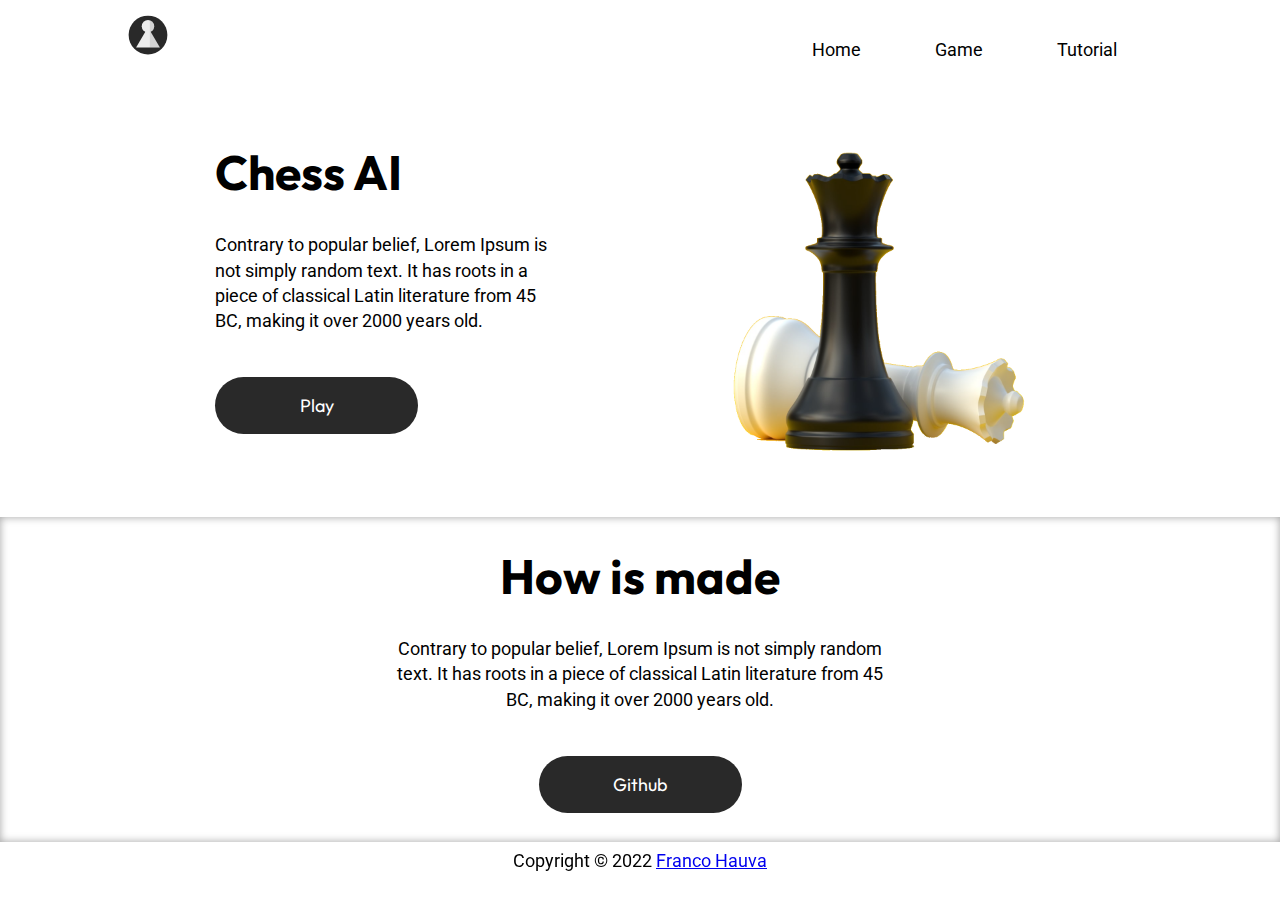
<file: index.html>
<!DOCTYPE html>
<html>
    <head>
        <meta charset="utf-8">
        <meta name="viewport" content="width=device-width, initial-scale=1, shrink-to-fit=no">
        <link href="./css/styles.css" rel="stylesheet" />
        <link rel="shortcut icon" type="image/jpg" href="./img/logo.svg"/>

        <title>Chess Neural Network</title>
        
        <script src="./code/index.js"></script>

    </head>

    <body>
        <header>
            <img class="logo" src="./img/logo-dark.svg">
            <nav>
                <ul class="navlinks">
                    <li><a href="index.html">Home</a></li>
                    <li><a href="Game.html">Game</a></li>
                    <li><a href="Tutorial.html">Tutorial</a></li>
                </ul>
            </nav>
        </header>

        <div class="page-margin">
            <div class="hero">
                <div>
                    <h2>Chess AI</h2>  
                    <p>Contrary to popular belief, Lorem Ipsum is not simply random text. It has roots in a piece of classical Latin literature from 45 BC, making it over 2000 years old.</p> 
                    <button onclick="location.href='Game.html'" type="button">Play</button>
                </div>
                <img class="hero-img" src="./img/heroimg.png">
            </div>

            <div class="info shadow">
                <div>
                    <h2>How is made</h2>  
                    <p>Contrary to popular belief, Lorem Ipsum is not simply random text. It has roots in a piece of classical Latin literature from 45 BC, making it over 2000 years old.</p> 
                    <button onclick="location.href='https://github.com/frankbydefault'" type="button">Github</button>
                </div>
            </div>
        </div>
        <footer>
            <p class="text-align-center mt-5"> Copyright &copy 2022 
                <a href="https://github.com/frankbydefault/ChessGame">Franco Hauva</a> 
            </p>
        </footer>
    </body>
</html>
</file>
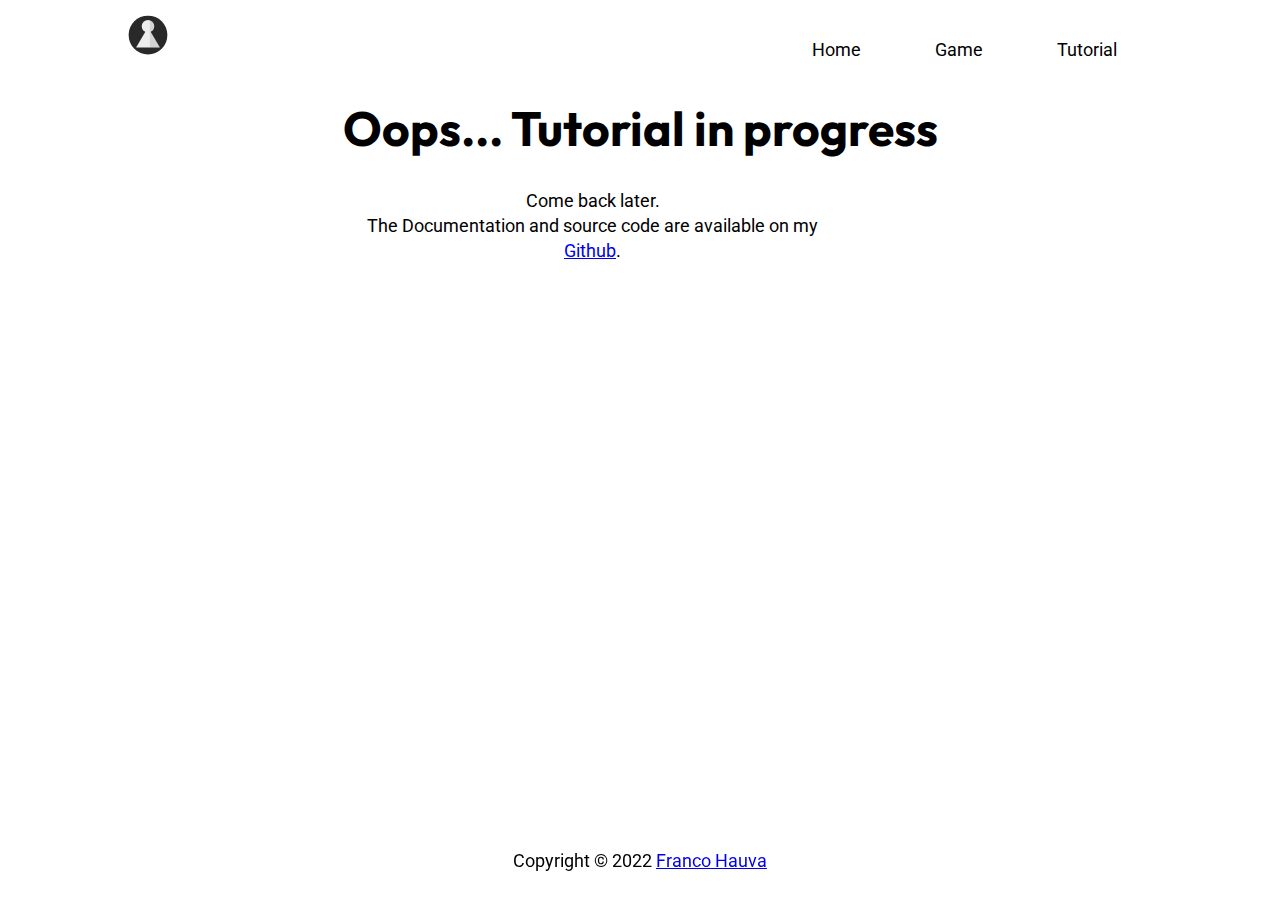
<file: Tutorial.html>
<!DOCTYPE html>
<html>
    <head>
        <meta charset="utf-8">
        <meta name="viewport" content="width=device-width, initial-scale=1, shrink-to-fit=no">
        <link href="./css/styles.css" rel="stylesheet" />
        <link rel="shortcut icon" type="image/jpg" href="./img/logo.svg"/>

        <title>Chess Neural Network</title>
        
        <script src="./code/index.js"></script>

    </head>

    <body>
        <header>
            <img class="logo" src="./img/logo-dark.svg">
            <nav>
                <ul class="navlinks">
                    <li><a href="index.html">Home</a></li>
                    <li><a href="Game.html">Game</a></li>
                    <li><a href="Tutorial.html">Tutorial</a></li>
                </ul>
            </nav>
        </header>

        <div class="page-margin">
            <div class="info">
                <div>
                    <h2>Oops... Tutorial in progress</h2>  
                    <p>Come back later.<br> The Documentation and source code are available on my <a href="https://github.com/frankbydefault/ChessGame">Github</a>.</p> 
                    
                </div>
            </div>

        </div>

        <footer>
            <p class="text-align-center"> Copyright &copy 2022 
                <a href="https://github.com/frankbydefault/ChessGame">Franco Hauva</a> 
            </p>
        </footer>
    </body>
</html>
</file>
<file: css/styles.css>
@import url('https://fonts.googleapis.com/css2?family=Roboto&display=swap');
@import url('https://fonts.googleapis.com/css2?family=Outfit:wght@400;600&family=Roboto&display=swap');

*{
    box-sizing: border-box;
    margin: 0;
    padding: 0;

}

.page-margin{
    margin-left: 160px;
    margin-right: 160px;
}

p,a,li,label,select{
    font-family: 'Roboto';
    font-size: 18px;
    margin-top: 30px;
    line-height: 140%;
    letter-spacing: 1.5%;
    cursor: pointer;
}

h2{
    font-family: 'Outfit';
    font-size: 48px;  
}

h1{
    font-family: 'Outfit';
    font-size: 64px; 
    font-weight: 600;
}

button{
    margin-top: 44px;
    background-color: #292929;
    height: 57px;
    width: 203px; 
    border-radius: 40px;  
    cursor: pointer;
    border:none;
    font-family: 'Outfit';
    font-size: 18px;
    color: white;
    font-weight: 400;
}

button:hover{
    background-color: rgb(68, 68, 68);
}

header{
    display: flex;
    justify-content: flex-end;
    align-items: center;
    padding: 7px 10%;
    
}
.logo{
    cursor: pointer;
    margin-right: auto;
    width: 40px;
    height: 40px;
}

.navlinks{
    list-style: none;
}

.navlinks li{
    display: inline-block;
    padding: 0px 35px;
}

.navlinks a{
    transition: all 0.3s ease 0s;
    text-decoration: none;
    color:inherit;
}

.navlinks a:hover{
    color: rgb(98, 98, 98);
    text-decoration: underline;
}

.hero{
    display: flex;
    justify-content: center;
    margin-top: 2%;
    align-items: center;

}

.hero p{
    max-width: 350px;
}

.hero-img{
    height: 400px;
    width: 400px;
    display: inline-block;
    margin: 0px 0px 0px 100px; 
}

.info{
    display: flex;
    justify-content: center;
    margin-top: 3%;
    text-align: center;
}

.info p{
    max-width: 500px;
}

.shadow {
    margin-left: -160px;
    margin-right: -160px;
    padding: 29px;
    -moz-box-shadow:    inset 0 0 9px #a3a3a3;
    -webkit-box-shadow: inset 0 0 9px #a3a3a3;
    box-shadow:         inset 0 0 9px #a3a3a3;
}

footer{
    position: fixed;
    left: 0;
    bottom: 3%;
    width: 100%;
    text-align: center;
}
</file>
